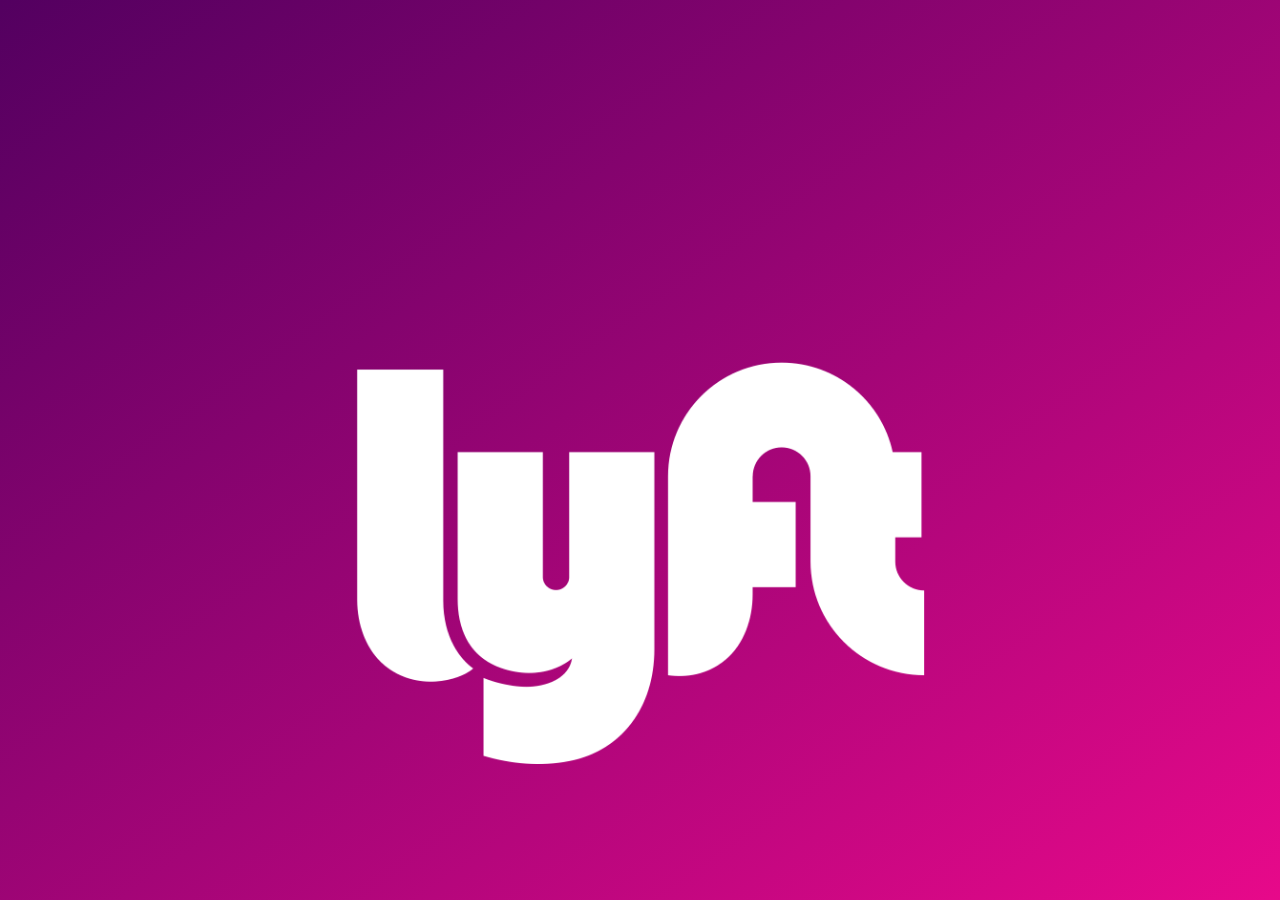
<file: index.html>
<!DOCTYPE html>
<html lang="en">
<head>
    <meta charset="UTF-8">
    <meta name="viewport" content="width=device-width, initial-scale=1.0">
    <meta http-equiv="X-UA-Compatible" content="ie=edge">
    <title>Lyft</title>
    <link rel="stylesheet" href="css/main.css">
    <link rel="stylesheet" href="vendors/bootstrap/css/bootstrap.min.css">
</head>
<body class="principalSection">
    <div class="container">
        <div class="row">
            <!-- only for mobile -->
            <div class="col-xs-12">
                <!-- falta estilos centrar logo  -->
                <img src="assets/images/logo_lyft.png" alt="Logo Lyft">
            </div>
        </div>
    </div>
    <!-- scripts solo de boots entre otros -->
    <script src="vendors/jQuery/jquery-3.2.1.min.js"></script>
    <script src="js/app.js"></script>
</body>
</html>
</file>
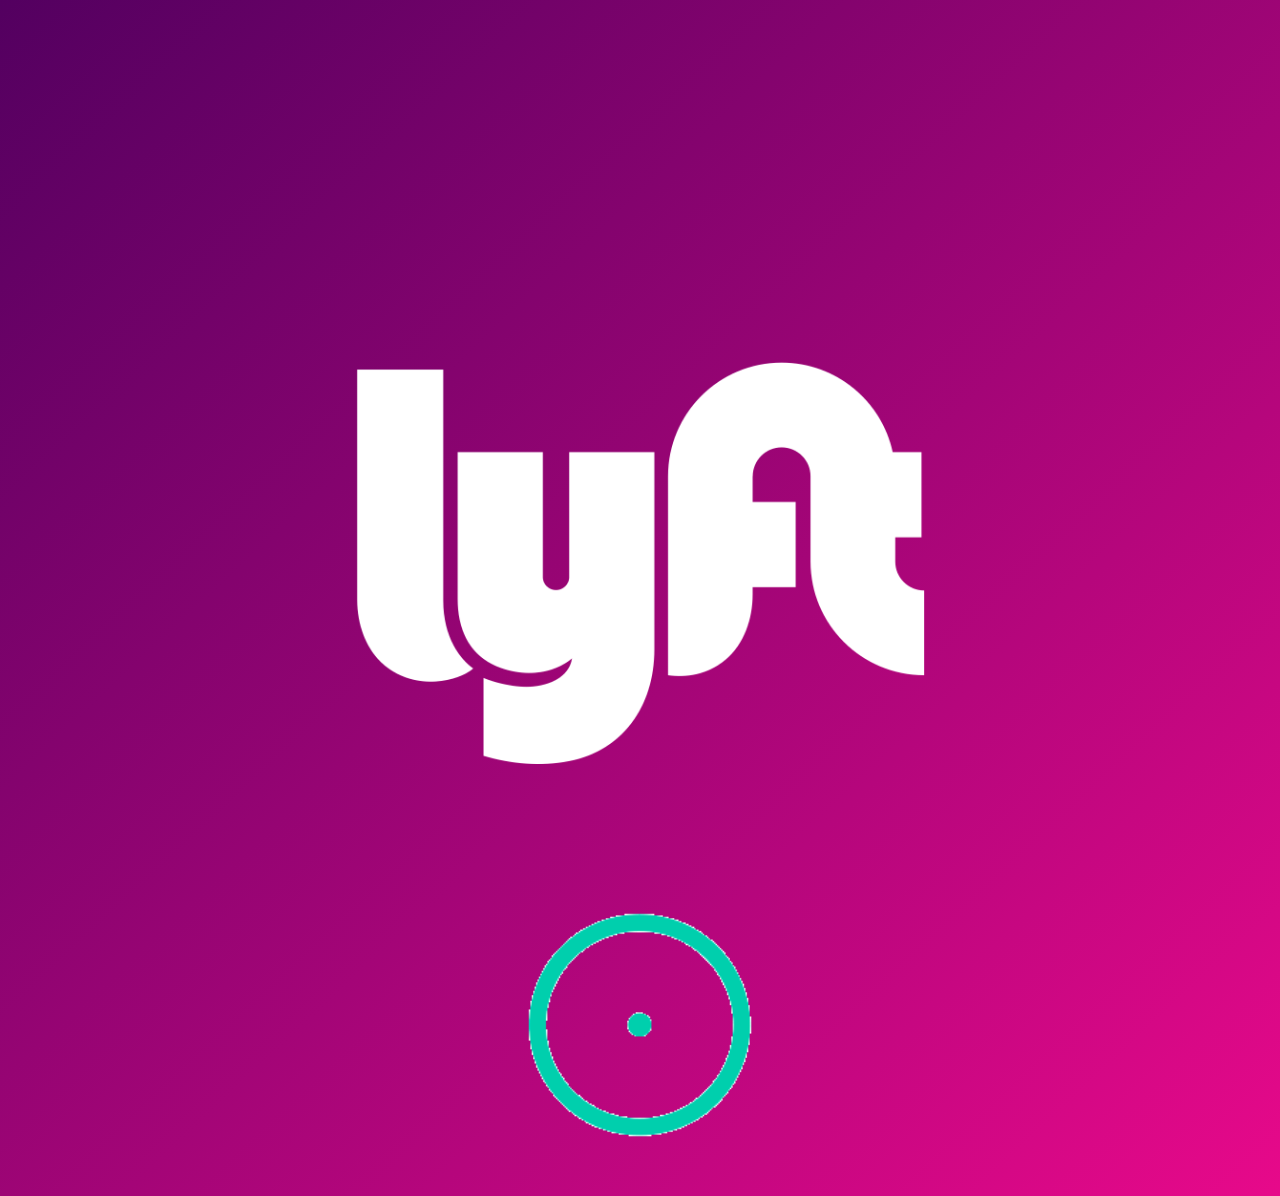
<file: views/pageFive.html>
<!DOCTYPE html>
<html lang="en">
<head>
    <meta charset="UTF-8">
    <meta name="viewport" content="width=device-width, initial-scale=1.0">
    <meta http-equiv="X-UA-Compatible" content="ie=edge">
    <title>Lyft</title>
    <link rel="stylesheet" href="../css/main.css">
    <link rel="stylesheet" href="../vendors/bootstrap/css/bootstrap.min.css">
</head>
<body class="principalSection">
    <div class="container">
        <div class="row">
            <!-- only for mobile -->
            <div class="col-xs-12">
                <!-- falta estilos centrar logo  -->
                <img src="../assets/images/logo_lyft.png" alt="Logo Lyft">
                <img class="good" src="../assets/images/check.gif" alt="good">
            </div>
        </div>
    </div>
    <!-- separación -->
    <script src="../vendors/jQuery/jquery-3.2.1.min.js"></script>
    <script src="../vendors/bootstrap/js/bootstrap.min.js"></script>
    <script src="../js/appFour.js"></script>
</body>
</html>
</file>
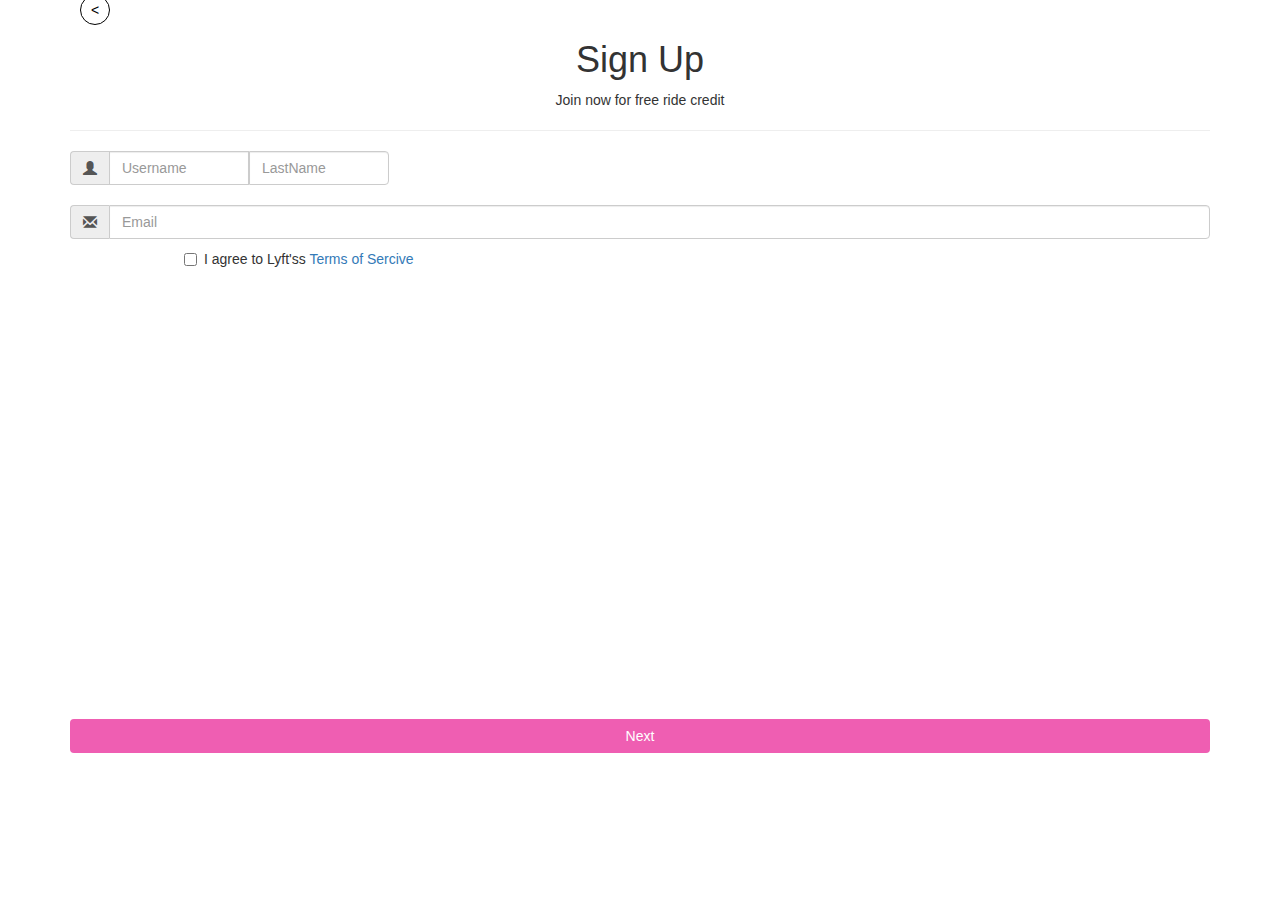
<file: views/pageFour.html>
<!DOCTYPE html>
<html lang="en">

<head>
    <meta charset="UTF-8">
    <meta name="viewport" content="width=device-width, initial-scale=1.0">
    <meta http-equiv="X-UA-Compatible" content="ie=edge">
    <title>Lyft</title>
    <link rel="stylesheet" href="../css/main.css">
    <link rel="stylesheet" href="../vendors/bootstrap/css/bootstrap.min.css">
</head>

<body>
    <div class="container">
        <section class="row">
            <div class="col-xs-12">
                <a href="#" id="back">
                    < </a>
                        <h1 class="text-center">Sign Up</h1>
                        <p class="text-center"> Join now for free ride credit</p>
                        <hr>
            </div>
        </section>
        <section class="row">
            <div class="col-xs-12">
                <div class="input-group">
                    <span class="input-group-addon" id="basic-addon1">
                        <span class="glyphicon glyphicon-user" aria-hidden="true"></span>
                    </span>
                    <input type="text" class="form-control" placeholder="Username" aria-describedby="basic-addon1" id="username">
                    <input type="text" class="form-control" placeholder="LastName" aria-describedby="basic-addon1" id="lastname">
                </div>
                <br>
                <div class="input-group">
                    <span class="input-group-addon" id="basic-addon1">
                        <span class="glyphicon glyphicon-envelope" aria-hidden="true"></span>
                    </span>
                    <input type="email" class="form-control" placeholder="Email" aria-describedby="basic-addon1" id="email">
                </div>
                <div class="checkbox">
                    <label class="text-center">
                        <input type="checkbox" id="accept"> I agree to Lyft'ss <a href="#">Terms of Sercive</a>
                    </label>
                </div>
                <button class="btn btncolor btn-block" id="done" disabled>Next</button>
            </div>
        </section>
    </div>
    <!-- separación -->
    <script src="../vendors/jQuery/jquery-3.2.1.min.js"></script>
    <script src="../vendors/bootstrap/js/bootstrap.min.js"></script>
    <script src="../js/appFour.js"></script>
</body>

</html>
</file>
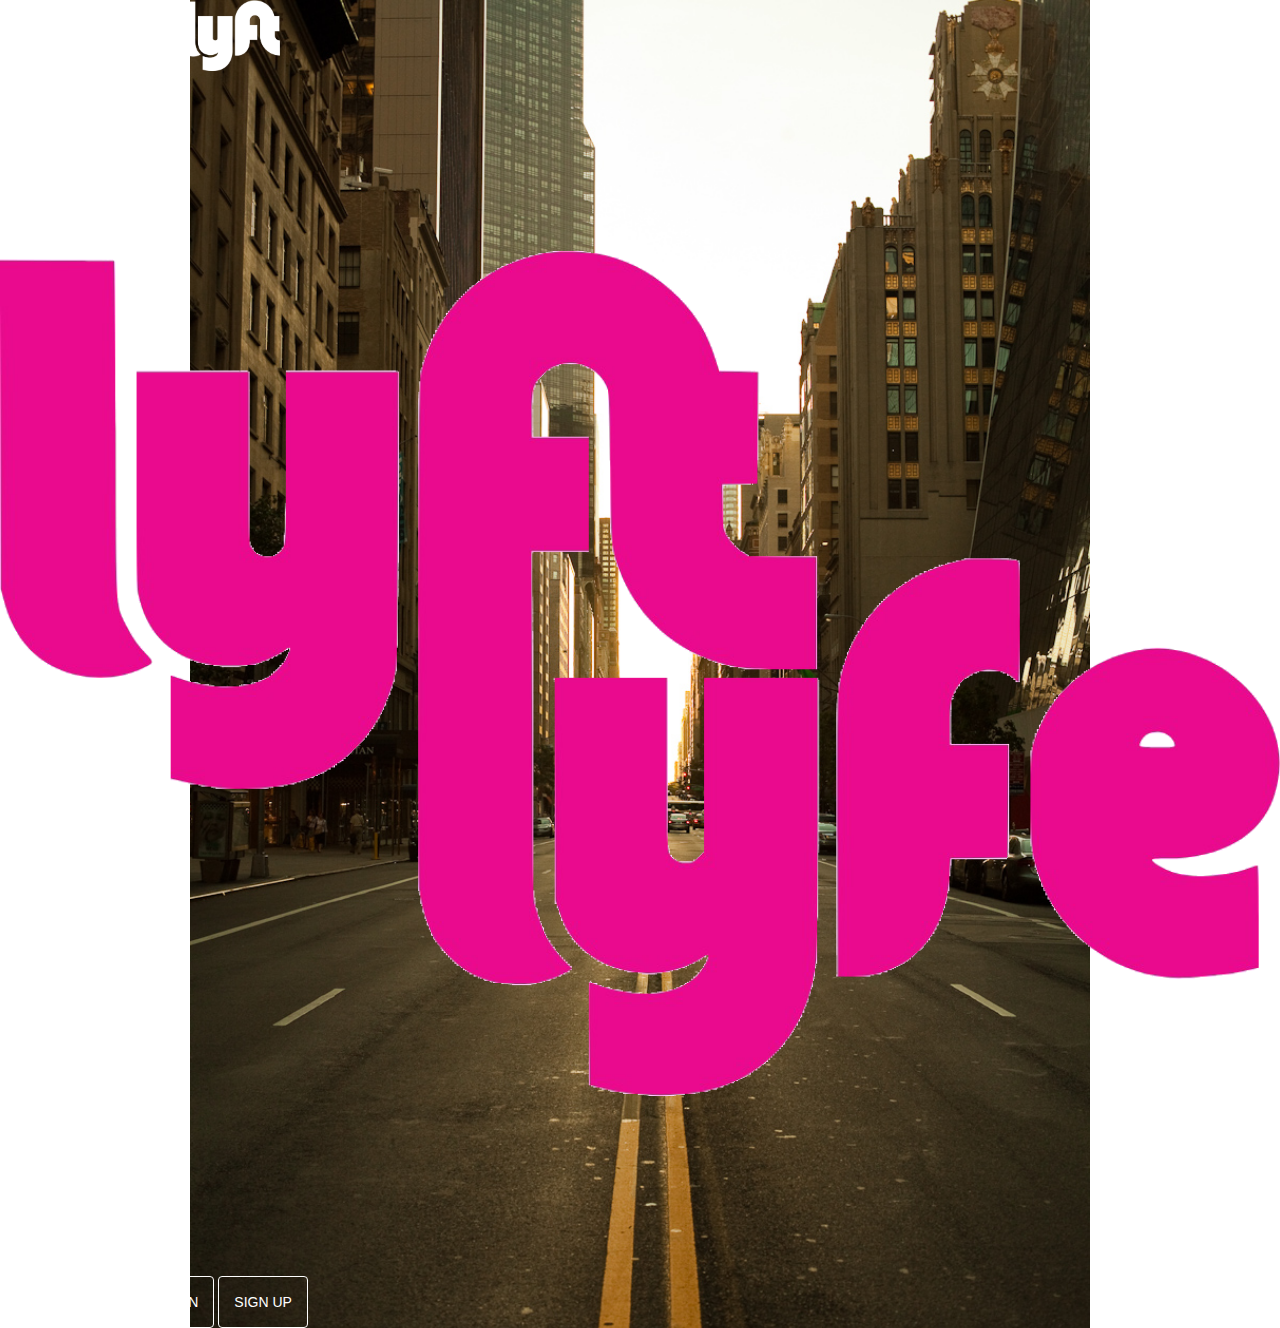
<file: views/pageOne.html>
<!DOCTYPE html>
<html lang="en">
<head>
    <meta charset="UTF-8">
    <meta name="viewport" content="width=device-width, initial-scale=1.0">
    <meta http-equiv="X-UA-Compatible" content="ie=edge">
    <title>Lyft</title>
    <link rel="stylesheet" href="../css/main.css">
    <link rel="stylesheet" href="../vendors/bootstrap/css/bootstrap.min.css">
</head>
<body class="backgrounImageOne">
    <img src="../assets/images/logo_lyft.png" alt="Logo" class="logoWhite">
    <img src="../assets/images/log-lyft-life.png" alt="Lyft Life" class="logoPink">
    <button class="btn" id="signIn">LOG IN</button>
    <button class="btn" id="signUp">SIGN UP</button>
    <!-- declarations -->
    <script src="../vendors/jQuery/jquery-3.2.1.min.js"></script>
    <script src="../js/appOne.js"></script>
</body>
</html>
</file>
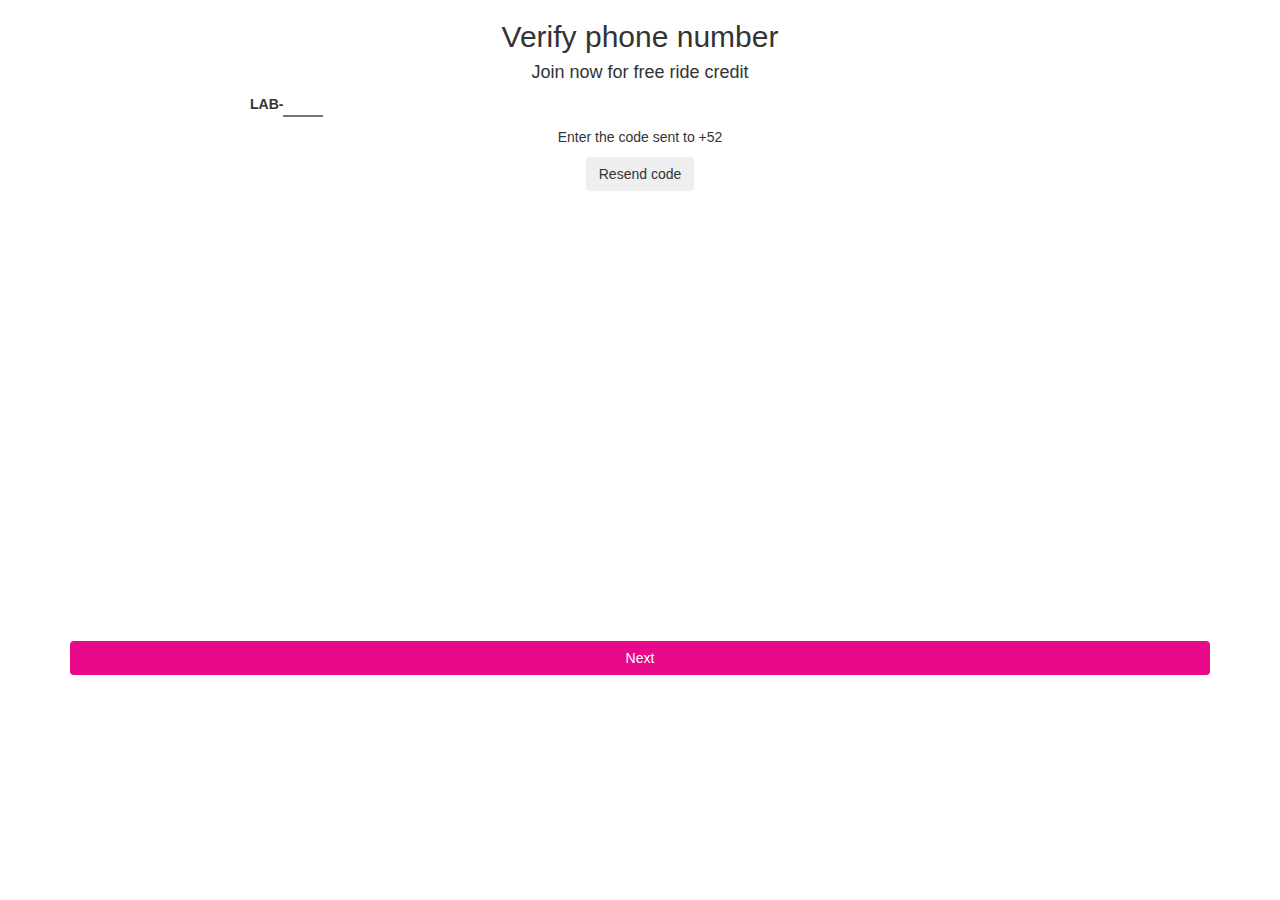
<file: views/pageThree.html>
<!DOCTYPE html>
<html lang="en">
<head>
    <meta charset="UTF-8">
    <meta name="viewport" content="width=device-width, initial-scale=1.0">
    <meta http-equiv="X-UA-Compatible" content="ie=edge">
    <title>Lyft</title>
    <link rel="stylesheet" href="../css/main.css">
    <link rel="stylesheet" href="../vendors/bootstrap/css/bootstrap.min.css">
</head>
<body>
    <div class="container">
        <header class="row">
            <div class="col-xs-12">
                <h2 class="text-center">Verify phone number</h2>
                <h4 class="text-center">Join now for free ride credit</h4>
            </div>
        </header>
        <section class="row">
            <div class="col-xs-12">
                <p class="textLab">LAB-</p><input  class="inputInsert" type="text" maxlength="3">
                <p class="text-center">Enter the code sent to +52</p>
                <button id="regenerate" class="btn center-block">Resend code</button>
            </div>
        </section>
        <section class="row">
            <div class="col-xs-12">
                <button id="sendNext"class="btn btn-block btncolor center-block">Next</button>
            </div>
        </section>
    </div>
    <!-- separación -->
    <script src="../vendors/jQuery/jquery-3.2.1.min.js"></script>
    <script src="../vendors/bootstrap/js/bootstrap.min.js"></script>
    <script src="../js/appThree.js"></script>
</body>
</html>
</file>
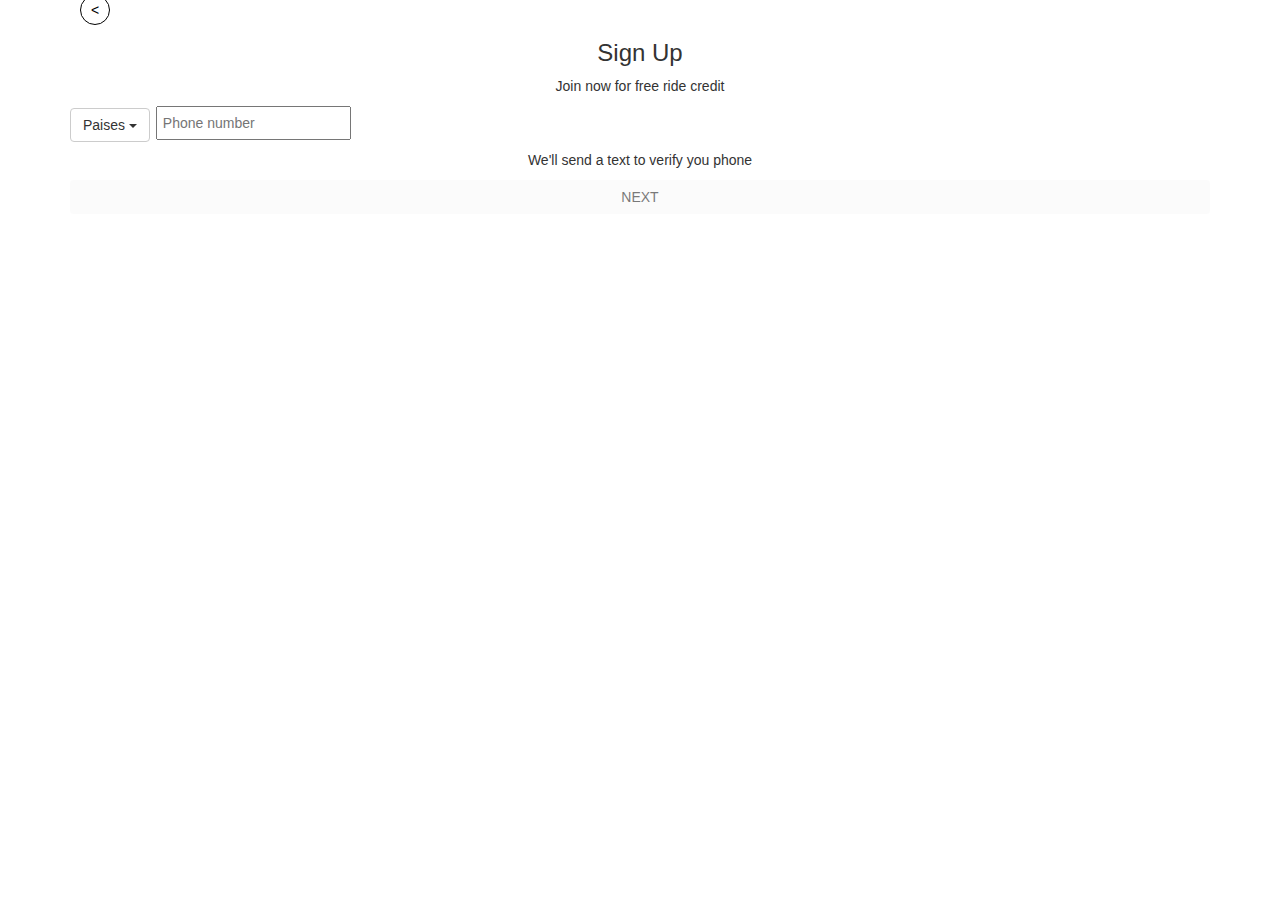
<file: views/pageTwo.html>
<!DOCTYPE html>
<html lang="en">

<head>
    <meta charset="UTF-8">
    <meta name="viewport" content="width=device-width, initial-scale=1.0">
    <meta http-equiv="X-UA-Compatible" content="ie=edge">
    <title>Lyft</title>
    <link rel="stylesheet" href="../css/main.css">
    <link rel="stylesheet" href="../vendors/bootstrap/css/bootstrap.min.css">
</head>

<body>
    <div class="container">
        <section class="row">
            <div class="col-xs-12">
                <a href="#" id="before">
                    < </a>
            </div>
        </section>
        <section class="row">
            <div class="col-xs-12">
                <h3 class="text-center">Sign Up</h3>
                <p class="text-center">Join now for free ride credit</p>
                <div class="dropdown">
                    <button class="btn btn-default dropdown-toggle" type="button" id="dropdownMenu1" data-toggle="dropdown" aria-haspopup="true"
                        aria-expanded="true">
                        Paises
                        <span class="caret"></span>
                    </button>

                    <ul class="dropdown-menu" aria-labelledby="dropdownMenu1">
                        <li id="mexicoFlag">
                            <img src="../assets/images/mexico.png" alt="Mexico" class="flag"> Mexico </li>
                        <li id="chileFlag">
                            <img src="../assets/images/chile.jpg" alt="Chile" class="flag"> Chile </li>
                        <li id="colombiaFlag">
                            <img src="../assets/images/colombia.gif" alt="Colombia" class="flag"> Colombia </li>
                        <li id="peruFlag">
                            <img src="../assets/images/peru.png" alt="Perú" class="flag"> Perú </li>
                    </ul>
                </div>
                <input type="text" class="characterInput" maxlength="10" placeholder="Phone number">
                <p class="text-center">We'll send a text to verify you phone</p>
                <button type="button" id="next" class="btn btn-block">NEXT</button>
            </div>
        </section>
    </div>


    <!-- separacion-->
    <script src="../vendors/jQuery/jquery-3.2.1.min.js"></script>
    <script src="../vendors/bootstrap/js/bootstrap.min.js"></script>
    <script src="../js/appTwo.js"></script>
</body>

</html>
</file>
<file: css/main.css>
.principalSection {
    /* morado #530060 */
    height: 100vh;
    background: linear-gradient(to bottom right, #530060,#E7098A ); 
    background-repeat: no-repeat;
}
.principalSection img:first-child {
    width: 50%;
    height: auto;
    margin-top: 40vh;
    margin-left: 25%;
}
/* pagina One */
.backgrounImageOne {
    background-image: url('../assets/images/backgroundStreet.jpg');
    background-repeat: no-repeat;
    background-position: top;
    background-size: 100vh;
}
.logoWhite {
    height: auto;
    width: 100px;
    margin-left: 20vh;
}
.logoPink {
    width: 100%;
    margin-top:20vh; 
}
#signIn, #signUp {
    border:1px solid white;
    background-color:rgba(0, 0, 0, 0);
    color: white;
    margin-top: 20vh;
    padding: 15px;
}
#signIn {
    margin-left: 15vh;
}
/* Page Two */
#before, #back {
    color: black;
    border-radius: 100px;
    border: 1px solid black;
    padding: 6px 10px;
    margin: auto 10px;
}
.dropdown {
    display: inline;
}
.flag {
    padding: 5px;
    width: 50px;
    height: auto;
}
.characterInput {
    display: inline;
    margin-left: 2px;
    padding: 5px;
    margin-bottom: 10px;
}
/* Page three */
.textLab, .inputInsert {
    display: inline;
    margin-bottom: 10px;
}
.textLab {
    margin-left: 20vh;
    font-weight: bolder;
}
.inputInsert {
    border-top: 0;
    border-left: 0;
    border-right: 0;
    width: 40px;
}
.btncolor{
    background:#E7098A; 
    color: white;
    margin-top: 50vh;
}
.btncolor:hover {
    background-color: #530060;
    color: white;
}
/* page four */
#username, #lastname {
    display: inline;
    width: 140px;
}
.checkbox {
    margin-left: 10%;
}
/* page five */
.good {
    margin-top: 10vh;
    width: 100%;
}
</file>
